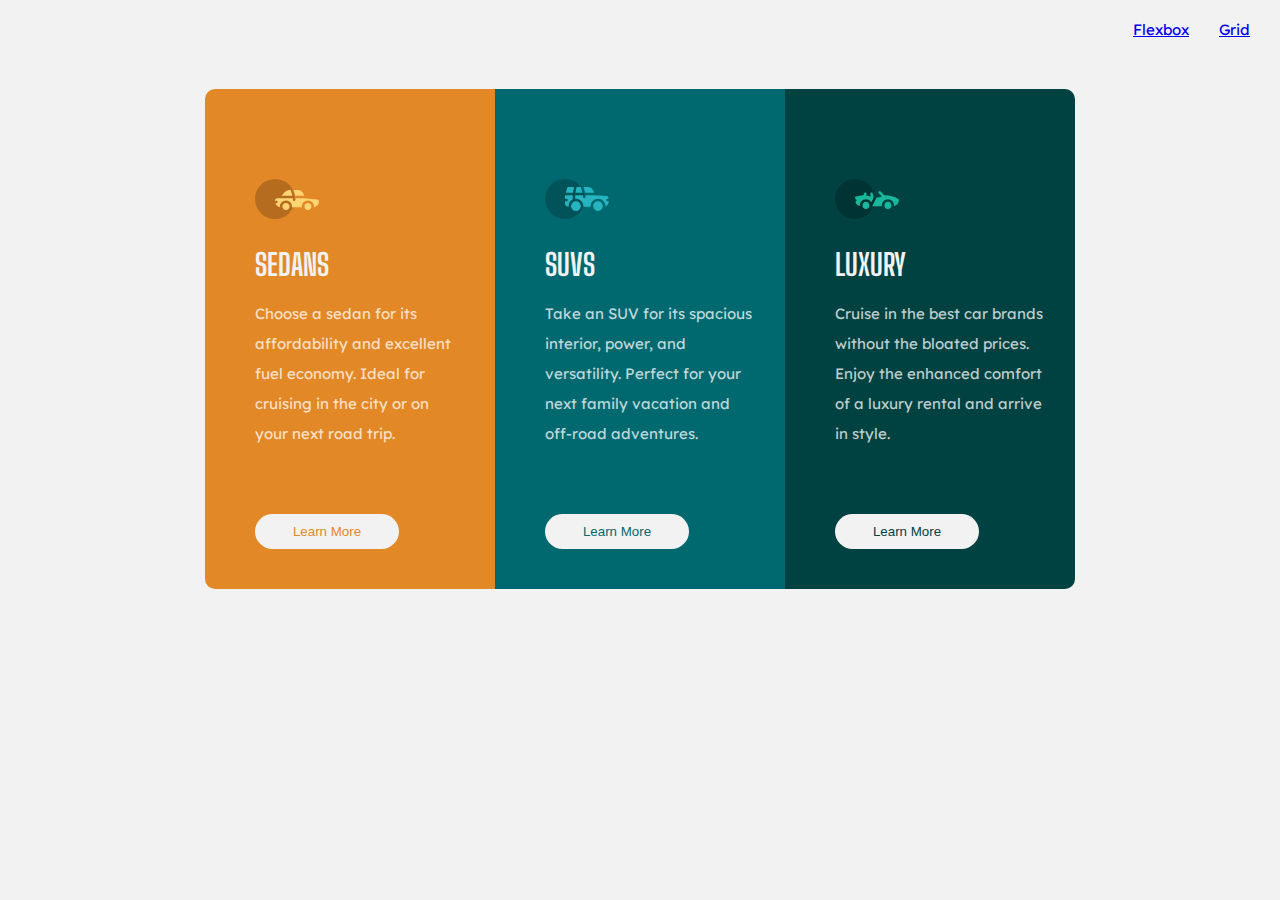
<file: index.html>
<!DOCTYPE html>
<html>

<head>
    <meta charset="utf-8">
    <title>CSS Flexbox and Grid Layout</title>

    <link rel="stylesheet" href="css/styles.css">

    <link rel="icon" href="images/favicon-32x32.png">

    <link rel="preconnect" href="https://fonts.googleapis.com">
    <link rel="preconnect" href="https://fonts.gstatic.com" crossorigin>
    <link href="https://fonts.googleapis.com/css2?family=Big+Shoulders+Display:wght@700&family=Lexend+Deca&display=swap" rel="stylesheet">
</head>

<body>
    <header>
        <div class="links">
            <a class="nav-link" href="index.html">Flexbox</a>
            <a class="nav-link" href="grid.html">Grid</a>
        </div>
    </header>
    <div class="main">
        <div class="sedans">
            <img src="images/icon-sedans.svg" alt="sedans.svg">
            <h1>SEDANS</h1>
            <p>Choose a sedan for its affordability and excellent fuel economy. Ideal for cruising in the city or on your next road trip.</p>
            <button class="sedans-btn">Learn More</button>
        </div>
        <div class="suvs">
            <img src="images/icon-suvs.svg" alt="suvs.svg">
            <h1>SUVS</h1>
            <p>Take an SUV for its spacious interior, power, and versatility. Perfect for your next family vacation and off-road adventures.</p>
            <button class="suvs-btn">Learn More</button>
        </div>
        <div class="luxury">
            <img src="images/icon-luxury.svg" alt="luxury.svg">
            <h1>LUXURY</h1>
            <p>Cruise in the best car brands without the bloated prices. Enjoy the enhanced comfort of a luxury rental and arrive in style.</p>
            <button class="luxury-btn">Learn More</button>
        </div>
    </div>
</body>

</html>
</file>
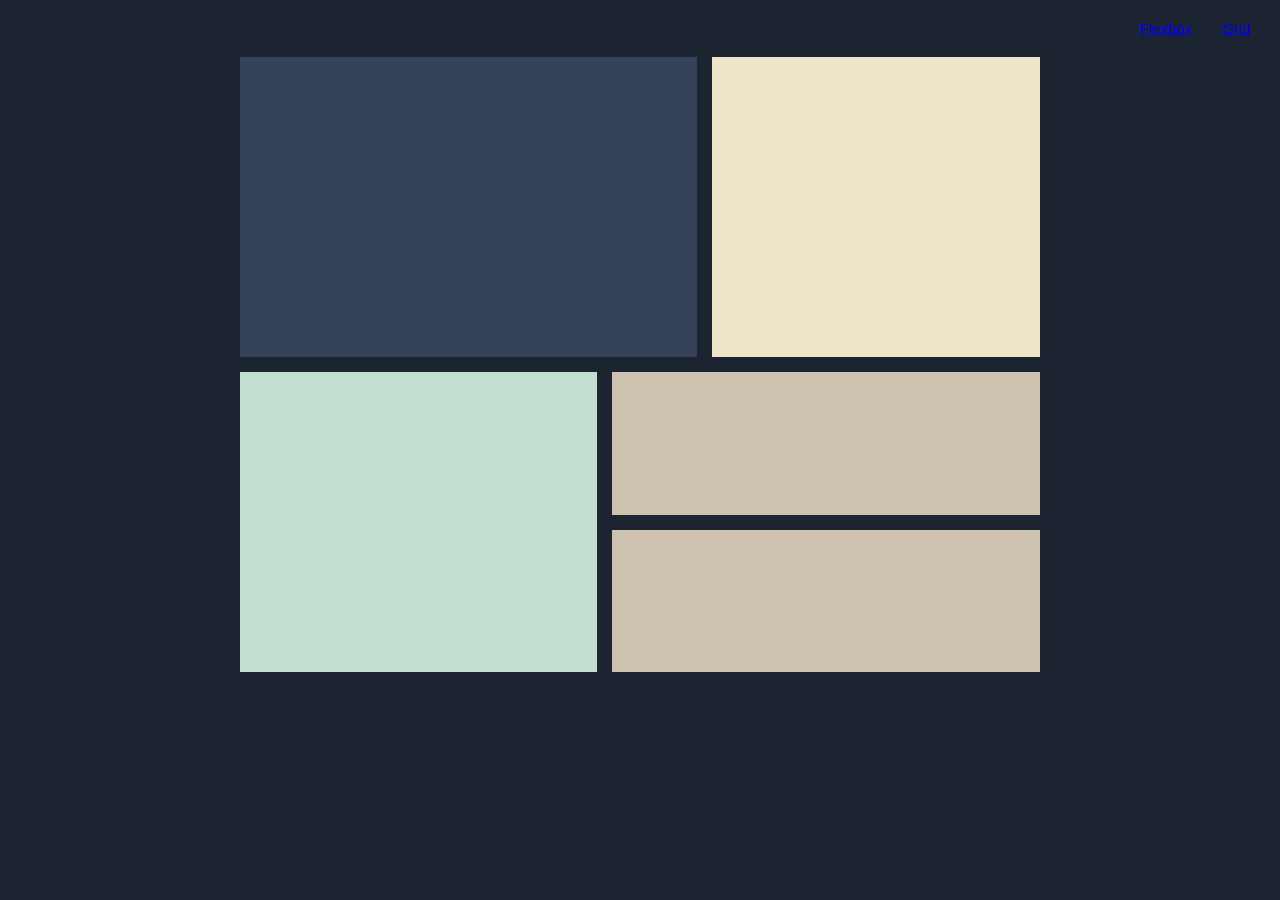
<file: grid.html>
<!DOCTYPE html>
<html>

<head>
    <meta charset="utf-8">
    <title>CSS Flexbox and Grid Layout</title>

    <link rel="stylesheet" href="css/styles.css">

    <link rel="icon" href="images/favicon-32x32.png">

</head>

<body class="grid">
    <header>
        <div class="links">
            <a class="nav-link" href="index.html">Flexbox</a>
            <a class="nav-link" href="grid.html">Grid</a>
        </div>
    </header>
    <div class="main-grid">
        <div class="gridbox">
            <div class="grid-box1"></div>
            <div class="grid-box2"></div>
            <div class="grid-box3"></div>  
            <div class="grid-box4"></div>
            <div class="grid-box5"></div>
        </div>
    </div>
</body>

</html>
</file>
<file: css/styles.css>
body {
    background-color: hsl(0, 0%, 95%);
    color: hsl(0, 0%, 95%);
    font-family: 'Lexend Deca', sans-serif;
    font-size: 15px;
    margin: auto;
}

.links {
    display: flex;
    justify-content: flex-end;
}

.nav-link {
    margin-top: 20px;
    margin-right: 30px;
}

.nav-link:hover {
    color: #3cb0fd;
}

.nav-link:visited {
    color: blueviolet;
}

.main {
    align-items: center;
    display: flex;
    flex-direction: column;
    justify-content: center;
    line-height: 40px;
    margin: 50px 0;
}

h1 {
    font-family: 'Big Shoulders Display', cursive;
}

p {
    color: hsla(0, 0%, 100%, 0.75);
}

button {
    background-color: hsl(0, 0%, 95%);
    border-radius: 18px;
    border-style: none;
    padding: 10px;
    text-align: center;
    width: 9rem;
}

button:hover {
    background-color: transparent;
    border: 1px solid white;
    cursor: pointer;
}

.sedans {
    background-color: hsl(31, 77%, 52%);
    border-radius: 10px 10px 0 0;
}

.suvs {
    background-color: hsl(184, 100%, 22%);
}

.luxury {
    background-color: hsl(179, 100%, 13%);
    border-radius: 0 0 10px 10px;
}

.sedans, .suvs, .luxury {
    align-content: center;
    padding: 50px 50px 100px;
    width: 400px;
}

.sedans-btn {
    color: hsl(31, 77%, 52%);
}

.suvs-btn {
    color: hsl(184, 100%, 22%);
}

.luxury-btn {
    color: hsl(179, 100%, 13%);
}

.sedans button:hover, .suvs button:hover, .luxury button:hover {
    color: hsl(0, 0%, 95%);
}

@media screen and (min-width: 1000px) {
    .main {
        flex-direction: row;
        line-height: 30px;
    }

    p {
        padding-bottom: 50px;
    }

    .sedans, .suvs, .luxury {
        height: 450px;
        padding: 50px 30px 0 50px;
        width: 210px;
    }

    button {
        bottom: 50px;
    }

    .sedans {
        border-radius: 10px 0 0 10px;
    }

    .luxury {
        border-radius: 0 10px 10px 0;
    }
}

/* Grid */
header {
    font-family: 'Lexend Deca', sans-serif;
    font-size: 15px;
}

.grid {
    background-color: #1B2430;
}

.gridbox {
    display: grid;
    gap: 15px;
    margin: 10px auto;
    padding: 10px;
    width: 800px;
}

.grid-box1 {
    background-color: #354259;
    grid-column: 1 / span 2;
    grid-row: 1;
    padding: 150px;
}

.grid-box2 {
    background-color: #ECE5C7;
    grid-column: 3;
    grid-row: 1;
    padding: 150px;
}

.grid-box3 {
    background-color: #C2DED1;
    grid-column: 1 / span 2;
    grid-row: 2 / span 2;
    padding: 150px;
    margin-right: 100px;
}

.grid-box4 {
    background-color: #CDC2AE;
    padding: 70px;
    margin-left: -100px;
}

.grid-box5 {
    background-color: #CDC2AE;
    padding: 70px;
    margin-left: -100px;
}

@media screen and (max-width: 1000px) {
    .gridbox {
        margin: 300px auto;
    }
}
</file>
